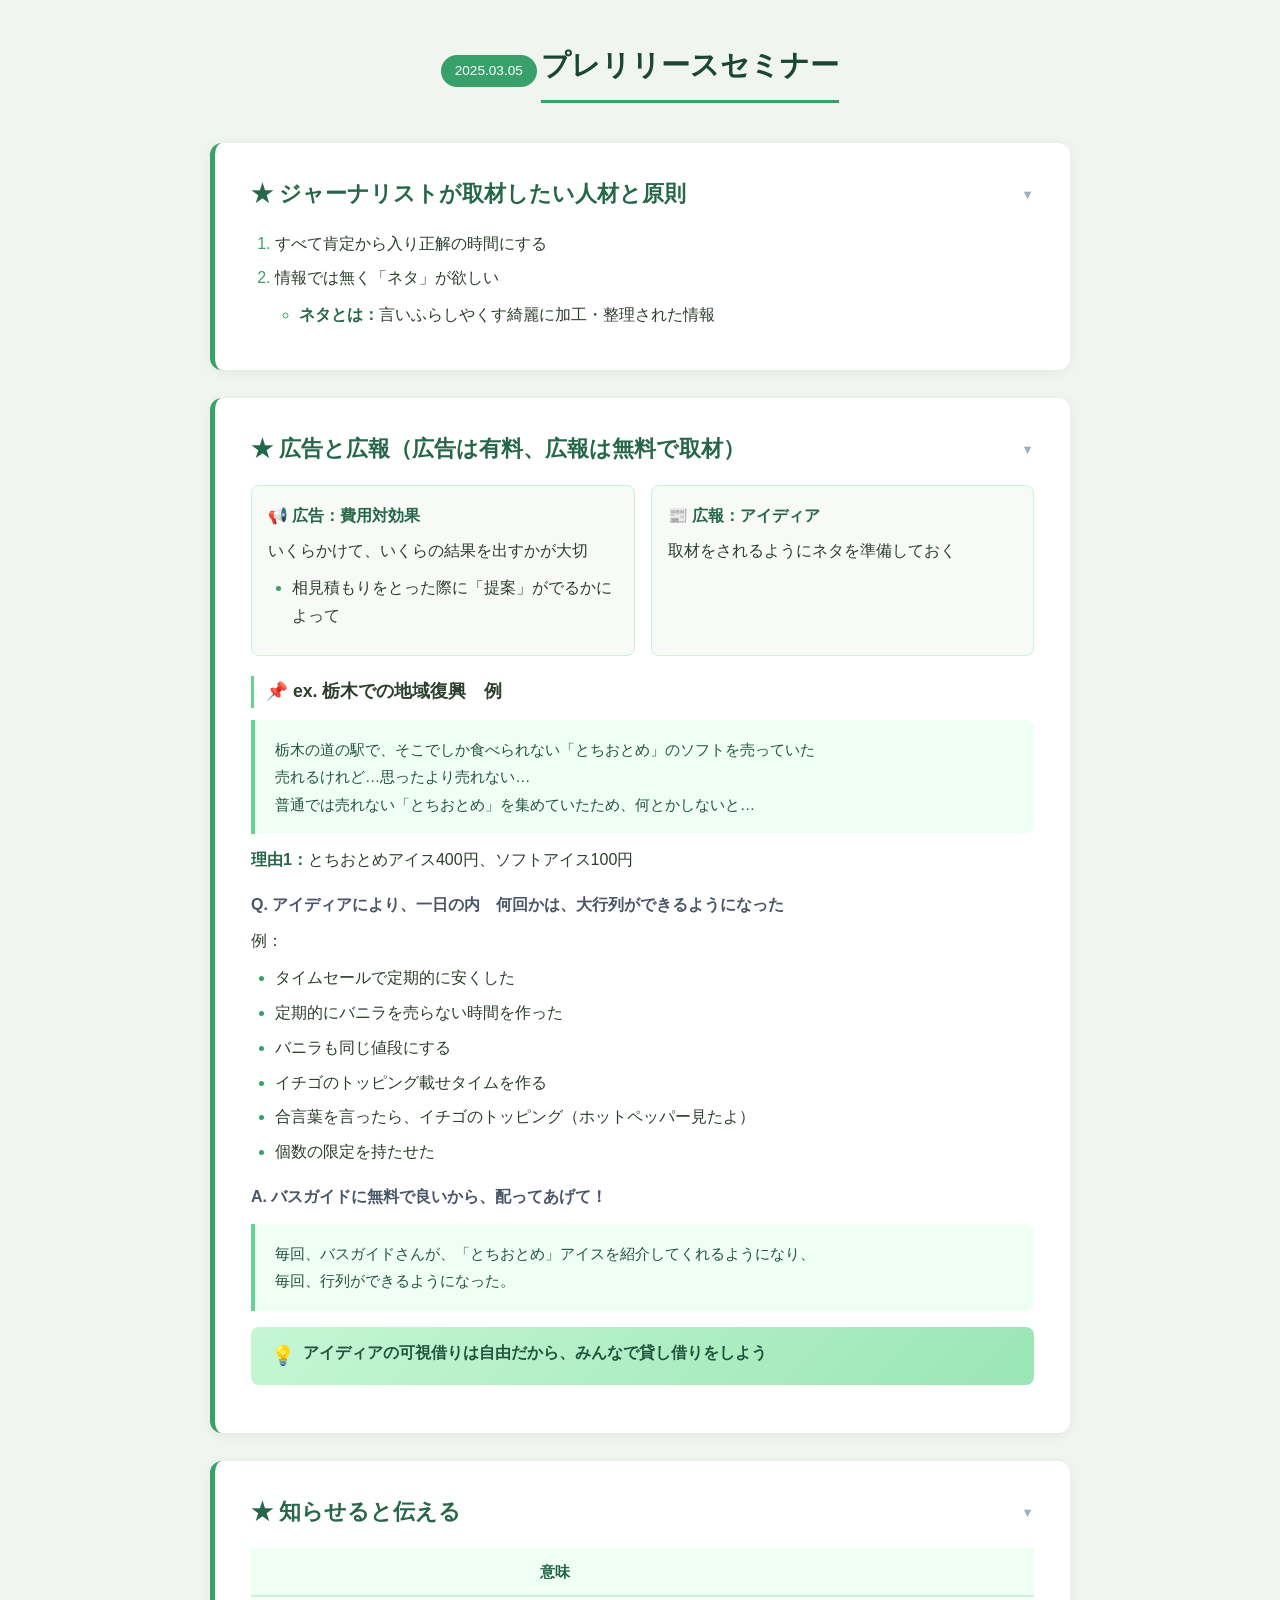
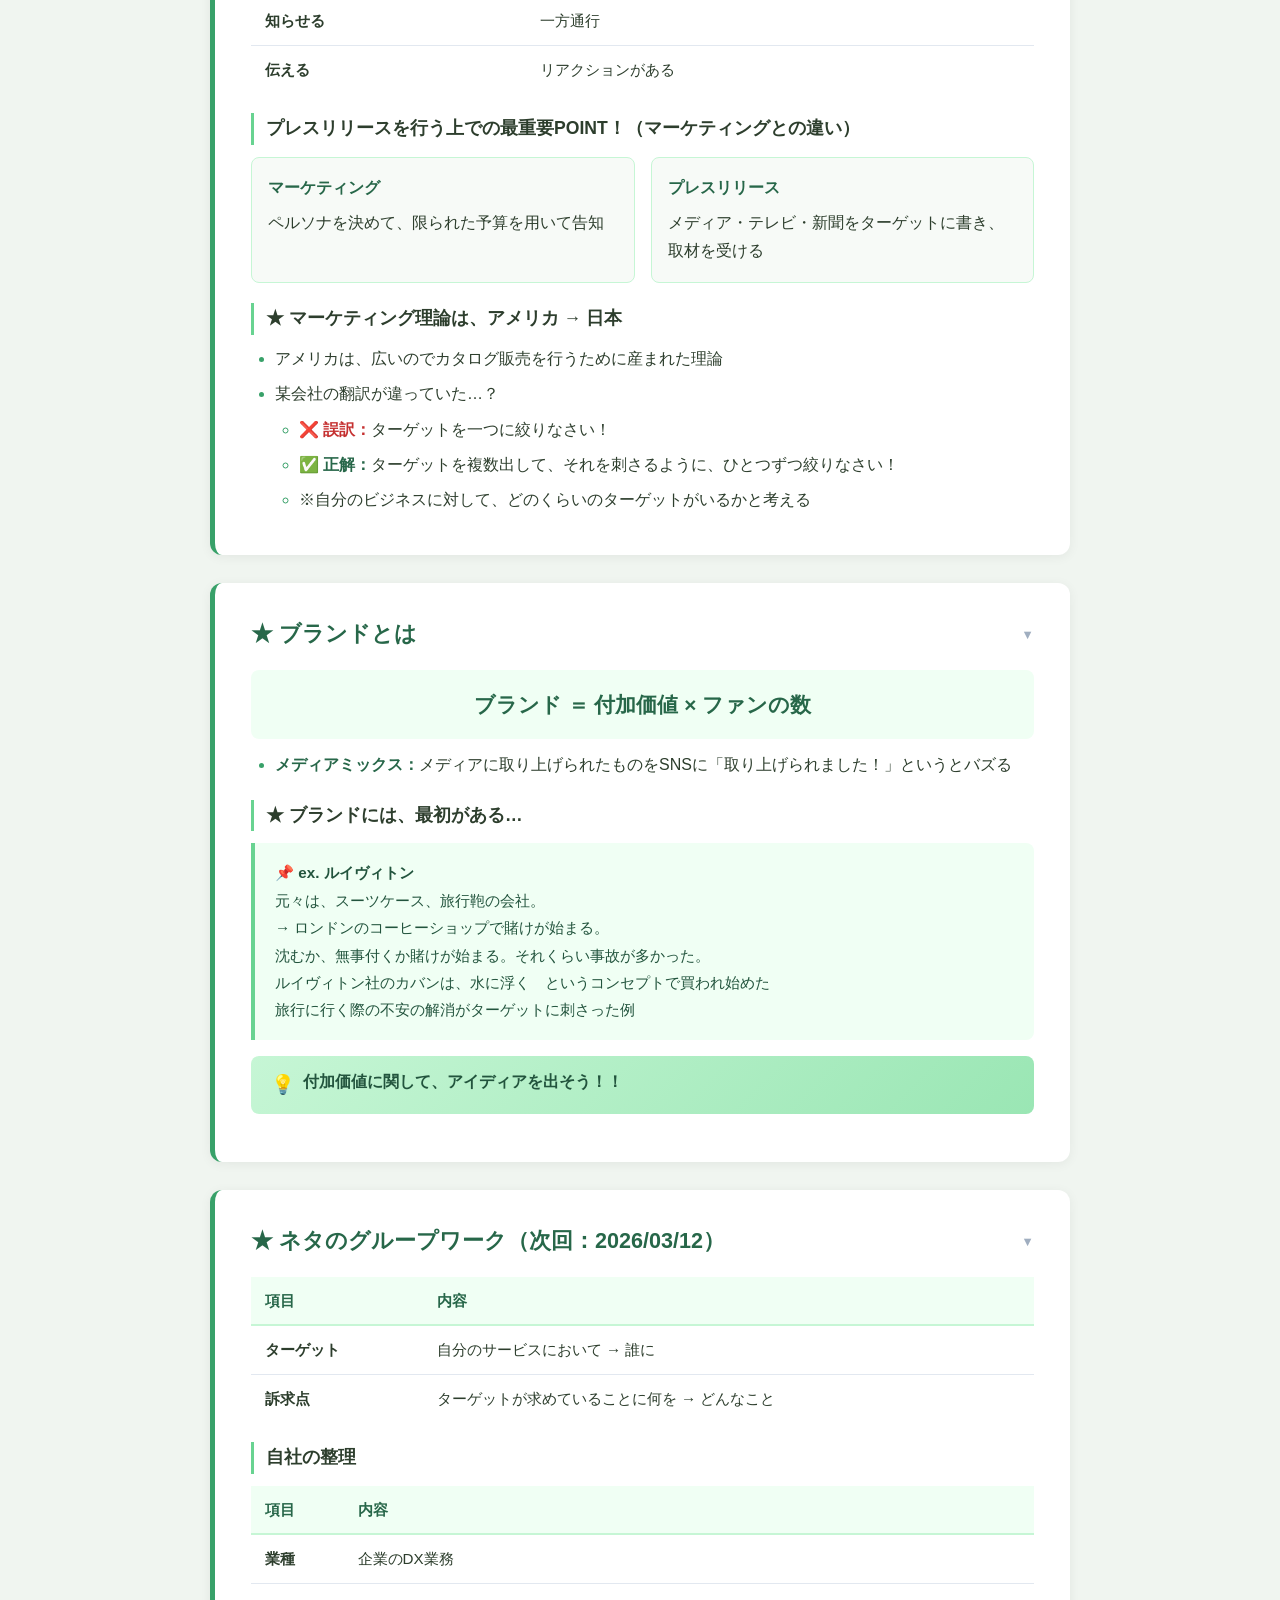
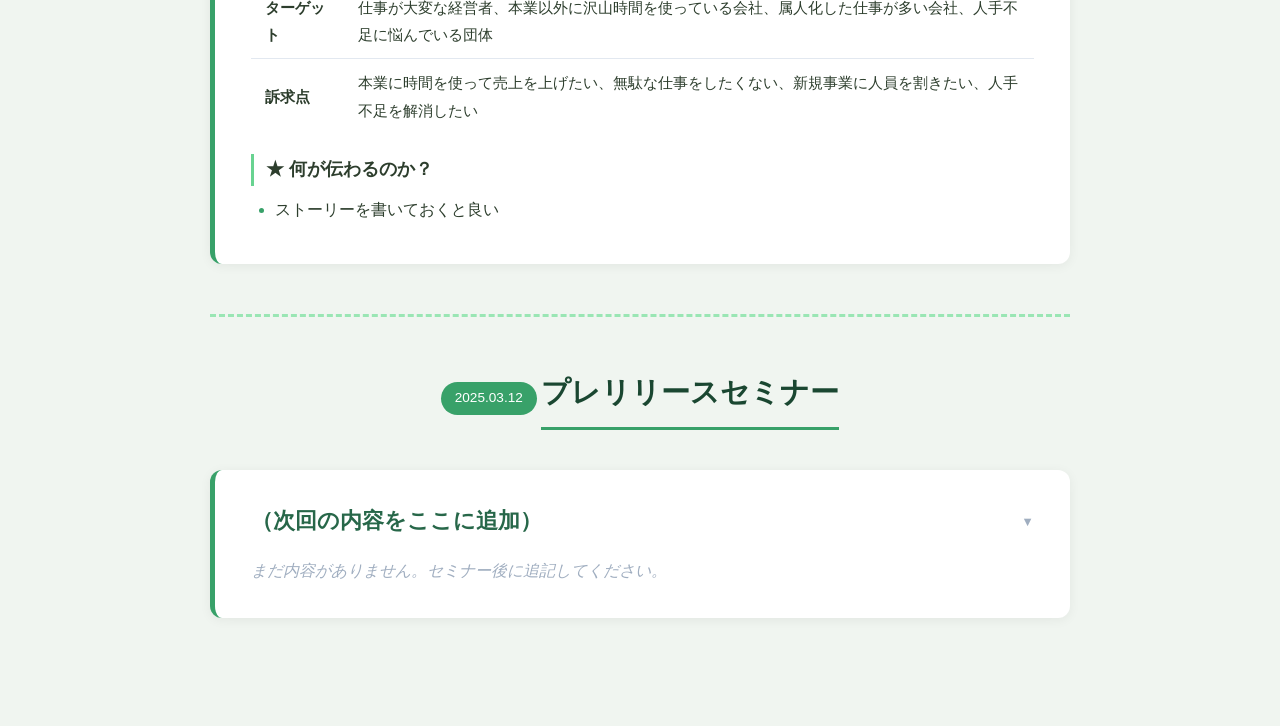
<file: index.html>
<!DOCTYPE html>
<html lang="ja">
<head>
  <meta charset="UTF-8">
  <meta name="viewport" content="width=device-width, initial-scale=1.0">
  <title>プレリリースセミナー ノート</title>
  <link rel="stylesheet" href="course.css">
</head>
<body>
  <div class="container">

    <!-- ==================== Day 1 ==================== -->
    <div class="page-title">
      <span class="date-badge">2025.03.05</span>
      <h1>プレリリースセミナー</h1>
    </div>

    <!-- Section 1 -->
    <div class="section">
      <h2>
        <span>★ ジャーナリストが取材したい人材と原則</span>
        <span class="toggle-icon">▼</span>
      </h2>
      <div class="section-body">
        <ol>
          <li>すべて肯定から入り正解の時間にする</li>
          <li>情報では無く「ネタ」が欲しい
            <ul>
              <li><span class="keyword">ネタとは：</span>言いふらしやくす綺麗に加工・整理された情報</li>
            </ul>
          </li>
        </ol>
      </div>
    </div>

    <!-- Section 2 -->
    <div class="section">
      <h2>
        <span>★ 広告と広報（広告は有料、広報は無料で取材）</span>
        <span class="toggle-icon">▼</span>
      </h2>
      <div class="section-body">
        <div class="compare">
          <div class="compare-item">
            <div class="label">📢 広告：費用対効果</div>
            <p>いくらかけて、いくらの結果を出すかが大切</p>
            <ul><li>相見積もりをとった際に「提案」がでるかによって</li></ul>
          </div>
          <div class="compare-item">
            <div class="label">📰 広報：アイディア</div>
            <p>取材をされるようにネタを準備しておく</p>
          </div>
        </div>

        <h3>📌 ex. 栃木での地域復興　例</h3>
        <blockquote>
          栃木の道の駅で、そこでしか食べられない「とちおとめ」のソフトを売っていた<br>
          売れるけれど…思ったより売れない…<br>
          普通では売れない「とちおとめ」を集めていたため、何とかしないと…
        </blockquote>
        <p><span class="keyword">理由1：</span>とちおとめアイス400円、ソフトアイス100円</p>

        <h4>Q. アイディアにより、一日の内　何回かは、大行列ができるようになった</h4>
        <p>例：</p>
        <ul>
          <li>タイムセールで定期的に安くした</li>
          <li>定期的にバニラを売らない時間を作った</li>
          <li>バニラも同じ値段にする</li>
          <li>イチゴのトッピング載せタイムを作る</li>
          <li>合言葉を言ったら、イチゴのトッピング（ホットペッパー見たよ）</li>
          <li>個数の限定を持たせた</li>
        </ul>

        <h4>A. バスガイドに無料で良いから、配ってあげて！</h4>
        <blockquote>
          毎回、バスガイドさんが、「とちおとめ」アイスを紹介してくれるようになり、<br>
          毎回、行列ができるようになった。
        </blockquote>

        <div class="point">アイディアの可視借りは自由だから、みんなで貸し借りをしよう</div>
      </div>
    </div>

    <!-- Section 3 -->
    <div class="section">
      <h2>
        <span>★ 知らせると伝える</span>
        <span class="toggle-icon">▼</span>
      </h2>
      <div class="section-body">
        <table>
          <thead><tr><th></th><th>意味</th></tr></thead>
          <tbody>
            <tr><td><strong>知らせる</strong></td><td>一方通行</td></tr>
            <tr><td><strong>伝える</strong></td><td>リアクションがある</td></tr>
          </tbody>
        </table>

        <h3>プレスリリースを行う上での最重要POINT！（マーケティングとの違い）</h3>
        <div class="compare">
          <div class="compare-item">
            <div class="label">マーケティング</div>
            <p>ペルソナを決めて、限られた予算を用いて告知</p>
          </div>
          <div class="compare-item">
            <div class="label">プレスリリース</div>
            <p>メディア・テレビ・新聞をターゲットに書き、取材を受ける</p>
          </div>
        </div>

        <h3>★ マーケティング理論は、アメリカ → 日本</h3>
        <ul>
          <li>アメリカは、広いのでカタログ販売を行うために産まれた理論</li>
          <li>某会社の翻訳が違っていた…？
            <ul>
              <li><span class="wrong">❌ 誤訳：</span>ターゲットを一つに絞りなさい！</li>
              <li><span class="correct">✅ 正解：</span>ターゲットを複数出して、それを刺さるように、ひとつずつ絞りなさい！</li>
              <li>※自分のビジネスに対して、どのくらいのターゲットがいるかと考える</li>
            </ul>
          </li>
        </ul>
      </div>
    </div>

    <!-- Section 4 -->
    <div class="section">
      <h2>
        <span>★ ブランドとは</span>
        <span class="toggle-icon">▼</span>
      </h2>
      <div class="section-body">
        <div class="formula">ブランド ＝ 付加価値 × ファンの数</div>

        <ul>
          <li><span class="keyword">メディアミックス：</span>メディアに取り上げられたものをSNSに「取り上げられました！」というとバズる</li>
        </ul>

        <h3>★ ブランドには、最初がある…</h3>
        <blockquote>
          📌 <strong>ex. ルイヴィトン</strong><br>
          元々は、スーツケース、旅行鞄の会社。<br>
          → ロンドンのコーヒーショップで賭けが始まる。<br>
          沈むか、無事付くか賭けが始まる。それくらい事故が多かった。<br>
          ルイヴィトン社のカバンは、水に浮く　というコンセプトで買われ始めた<br>
          旅行に行く際の不安の解消がターゲットに刺さった例
        </blockquote>

        <div class="point">付加価値に関して、アイディアを出そう！！</div>
      </div>
    </div>

    <!-- Section 5 -->
    <div class="section">
      <h2>
        <span>★ ネタのグループワーク（次回：2026/03/12）</span>
        <span class="toggle-icon">▼</span>
      </h2>
      <div class="section-body">
        <table>
          <thead><tr><th>項目</th><th>内容</th></tr></thead>
          <tbody>
            <tr><td><strong>ターゲット</strong></td><td>自分のサービスにおいて → 誰に</td></tr>
            <tr><td><strong>訴求点</strong></td><td>ターゲットが求めていることに何を → どんなこと</td></tr>
          </tbody>
        </table>

        <h3>自社の整理</h3>
        <table>
          <thead><tr><th>項目</th><th>内容</th></tr></thead>
          <tbody>
            <tr><td><strong>業種</strong></td><td>企業のDX業務</td></tr>
            <tr><td><strong>ターゲット</strong></td><td>仕事が大変な経営者、本業以外に沢山時間を使っている会社、属人化した仕事が多い会社、人手不足に悩んでいる団体</td></tr>
            <tr><td><strong>訴求点</strong></td><td>本業に時間を使って売上を上げたい、無駄な仕事をしたくない、新規事業に人員を割きたい、人手不足を解消したい</td></tr>
          </tbody>
        </table>

        <h3>★ 何が伝わるのか？</h3>
        <ul>
          <li>ストーリーを書いておくと良い</li>
        </ul>
      </div>
    </div>

    <!-- ==================== Day 2 ==================== -->
    <hr class="seminar-divider">

    <div class="page-title">
      <span class="date-badge">2025.03.12</span>
      <h1>プレリリースセミナー</h1>
    </div>

    <!-- Placeholder for Day 2 content -->
    <div class="section">
      <h2>
        <span>（次回の内容をここに追加）</span>
        <span class="toggle-icon">▼</span>
      </h2>
      <div class="section-body">
        <p style="color:#a0aec0; font-style:italic;">まだ内容がありません。セミナー後に追記してください。</p>
      </div>
    </div>

  </div>

  <script src="course.js"></script>
</body>
</html>
</file>
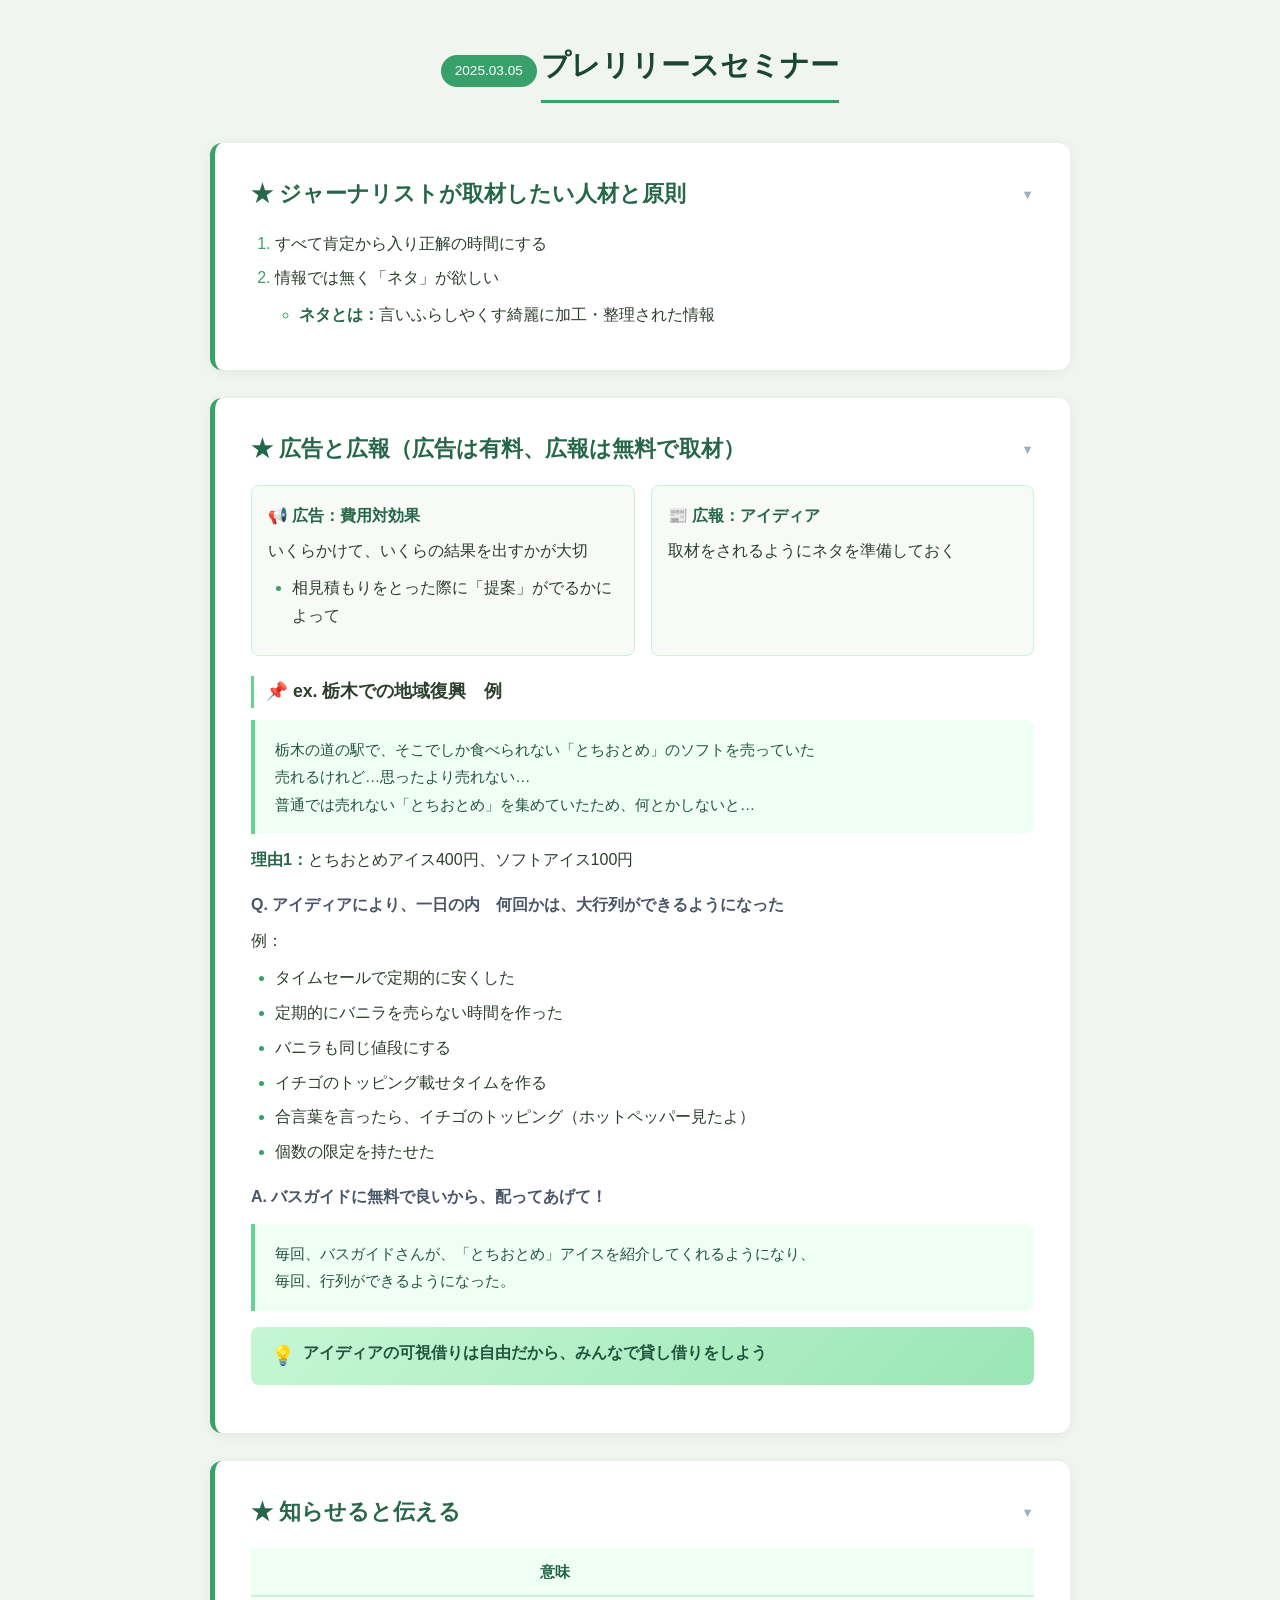
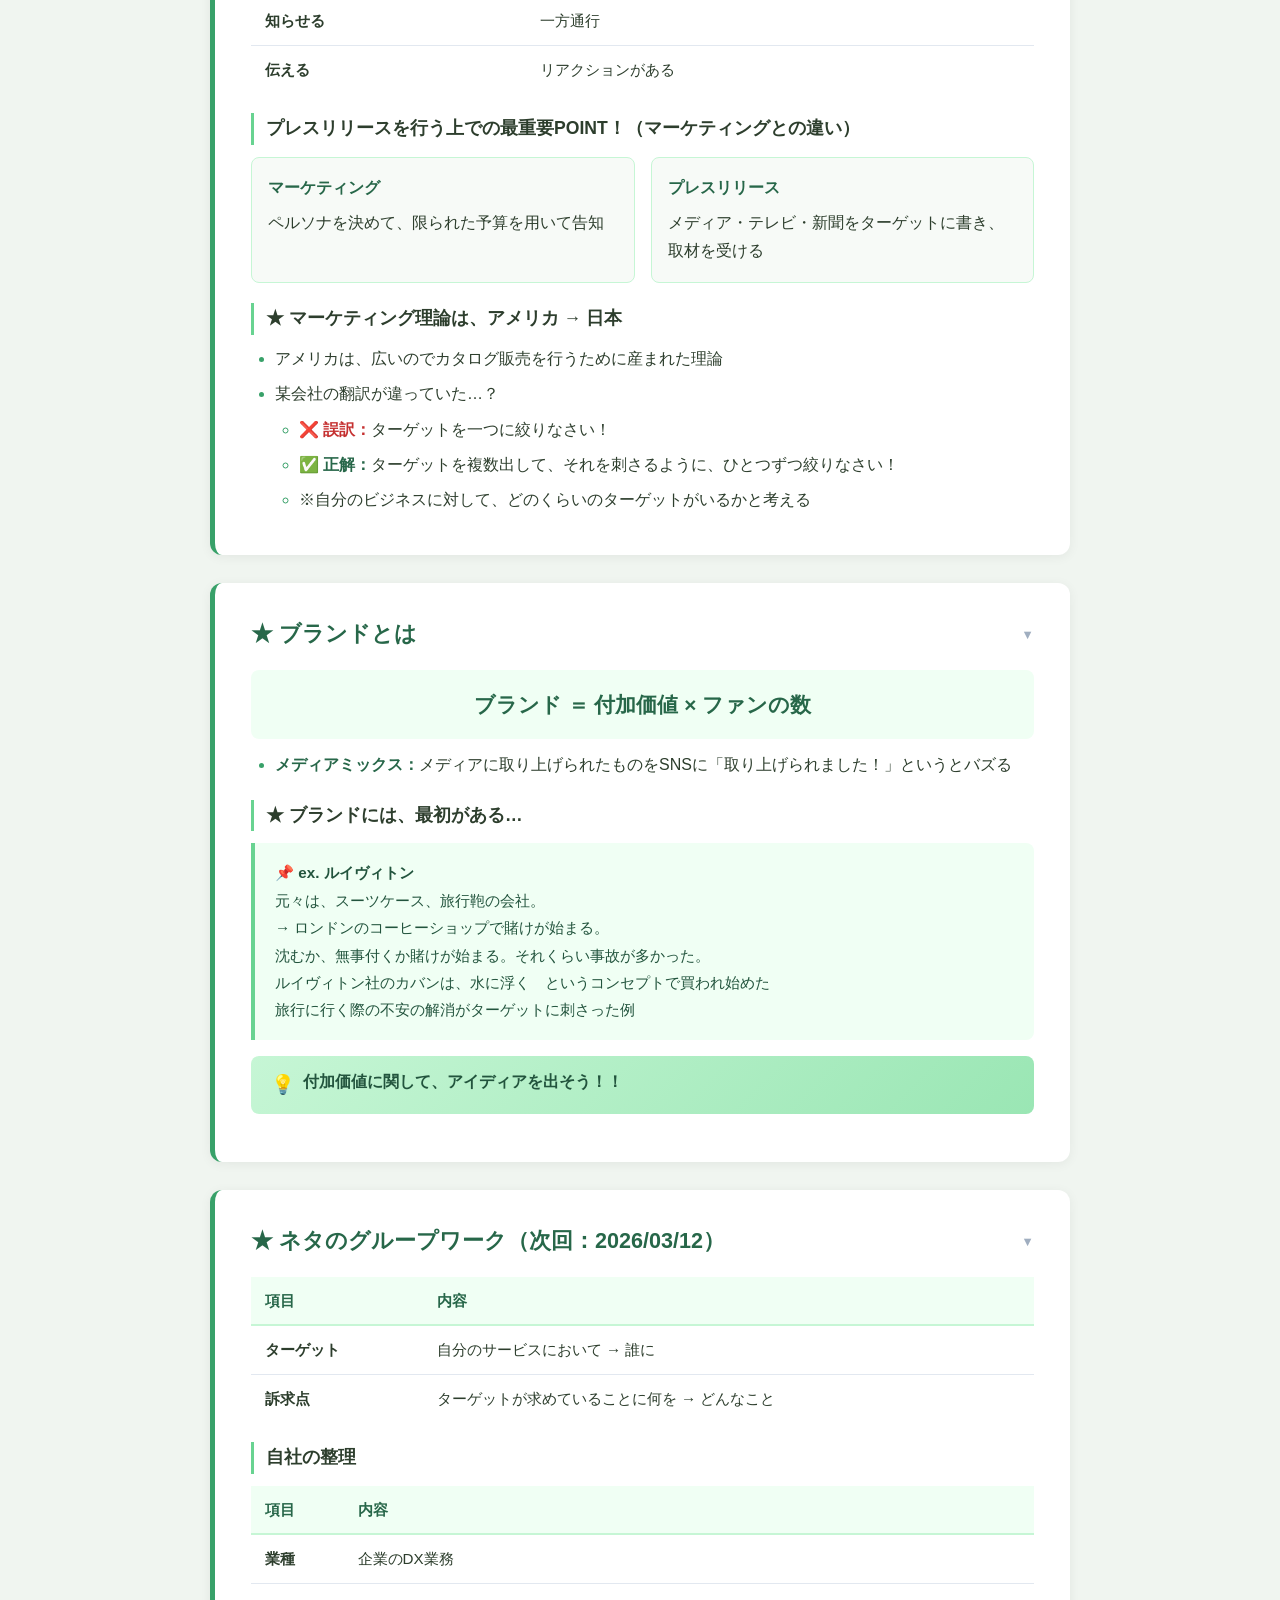
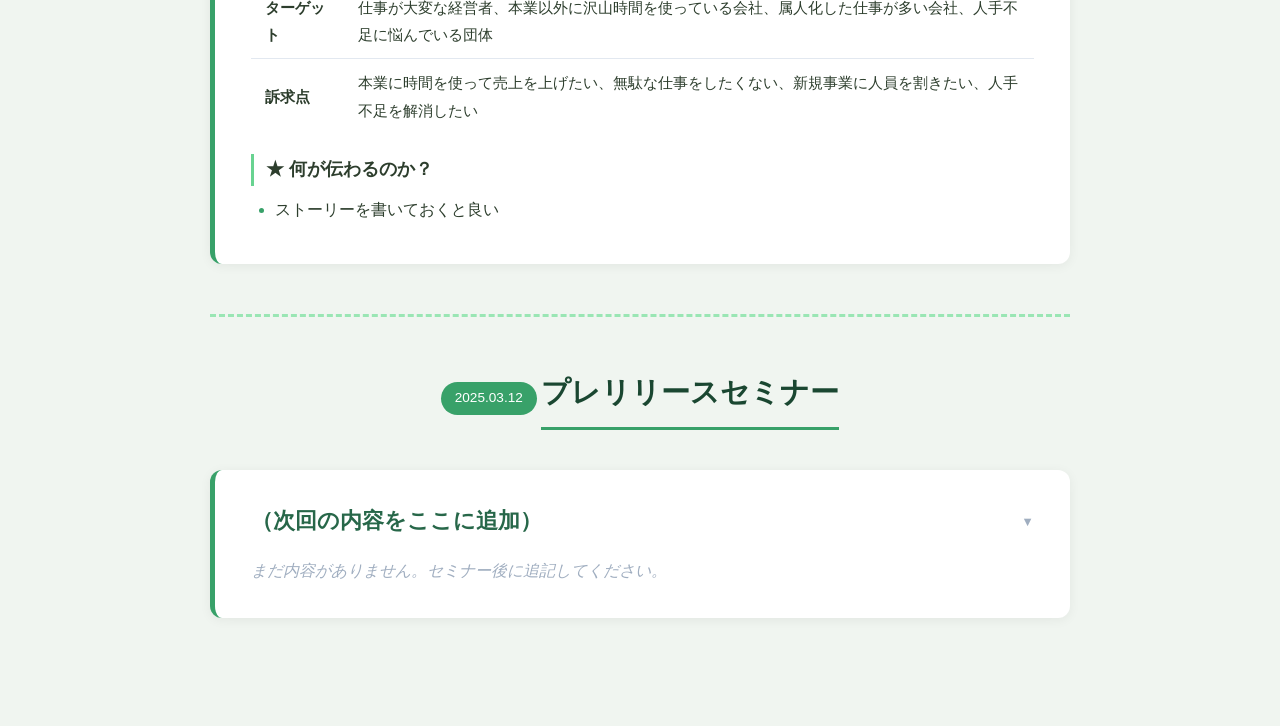
<file: 講義.html>
<!DOCTYPE html>
<html lang="ja">
<head>
  <meta charset="UTF-8">
  <meta name="viewport" content="width=device-width, initial-scale=1.0">
  <title>プレリリースセミナー ノート</title>
  <link rel="stylesheet" href="講義.css">
</head>
<body>
  <div class="container">

    <!-- ==================== Day 1 ==================== -->
    <div class="page-title">
      <span class="date-badge">2025.03.05</span>
      <h1>プレリリースセミナー</h1>
    </div>

    <!-- Section 1 -->
    <div class="section">
      <h2>
        <span>★ ジャーナリストが取材したい人材と原則</span>
        <span class="toggle-icon">▼</span>
      </h2>
      <div class="section-body">
        <ol>
          <li>すべて肯定から入り正解の時間にする</li>
          <li>情報では無く「ネタ」が欲しい
            <ul>
              <li><span class="keyword">ネタとは：</span>言いふらしやくす綺麗に加工・整理された情報</li>
            </ul>
          </li>
        </ol>
      </div>
    </div>

    <!-- Section 2 -->
    <div class="section">
      <h2>
        <span>★ 広告と広報（広告は有料、広報は無料で取材）</span>
        <span class="toggle-icon">▼</span>
      </h2>
      <div class="section-body">
        <div class="compare">
          <div class="compare-item">
            <div class="label">📢 広告：費用対効果</div>
            <p>いくらかけて、いくらの結果を出すかが大切</p>
            <ul><li>相見積もりをとった際に「提案」がでるかによって</li></ul>
          </div>
          <div class="compare-item">
            <div class="label">📰 広報：アイディア</div>
            <p>取材をされるようにネタを準備しておく</p>
          </div>
        </div>

        <h3>📌 ex. 栃木での地域復興　例</h3>
        <blockquote>
          栃木の道の駅で、そこでしか食べられない「とちおとめ」のソフトを売っていた<br>
          売れるけれど…思ったより売れない…<br>
          普通では売れない「とちおとめ」を集めていたため、何とかしないと…
        </blockquote>
        <p><span class="keyword">理由1：</span>とちおとめアイス400円、ソフトアイス100円</p>

        <h4>Q. アイディアにより、一日の内　何回かは、大行列ができるようになった</h4>
        <p>例：</p>
        <ul>
          <li>タイムセールで定期的に安くした</li>
          <li>定期的にバニラを売らない時間を作った</li>
          <li>バニラも同じ値段にする</li>
          <li>イチゴのトッピング載せタイムを作る</li>
          <li>合言葉を言ったら、イチゴのトッピング（ホットペッパー見たよ）</li>
          <li>個数の限定を持たせた</li>
        </ul>

        <h4>A. バスガイドに無料で良いから、配ってあげて！</h4>
        <blockquote>
          毎回、バスガイドさんが、「とちおとめ」アイスを紹介してくれるようになり、<br>
          毎回、行列ができるようになった。
        </blockquote>

        <div class="point">アイディアの可視借りは自由だから、みんなで貸し借りをしよう</div>
      </div>
    </div>

    <!-- Section 3 -->
    <div class="section">
      <h2>
        <span>★ 知らせると伝える</span>
        <span class="toggle-icon">▼</span>
      </h2>
      <div class="section-body">
        <table>
          <thead><tr><th></th><th>意味</th></tr></thead>
          <tbody>
            <tr><td><strong>知らせる</strong></td><td>一方通行</td></tr>
            <tr><td><strong>伝える</strong></td><td>リアクションがある</td></tr>
          </tbody>
        </table>

        <h3>プレスリリースを行う上での最重要POINT！（マーケティングとの違い）</h3>
        <div class="compare">
          <div class="compare-item">
            <div class="label">マーケティング</div>
            <p>ペルソナを決めて、限られた予算を用いて告知</p>
          </div>
          <div class="compare-item">
            <div class="label">プレスリリース</div>
            <p>メディア・テレビ・新聞をターゲットに書き、取材を受ける</p>
          </div>
        </div>

        <h3>★ マーケティング理論は、アメリカ → 日本</h3>
        <ul>
          <li>アメリカは、広いのでカタログ販売を行うために産まれた理論</li>
          <li>某会社の翻訳が違っていた…？
            <ul>
              <li><span class="wrong">❌ 誤訳：</span>ターゲットを一つに絞りなさい！</li>
              <li><span class="correct">✅ 正解：</span>ターゲットを複数出して、それを刺さるように、ひとつずつ絞りなさい！</li>
              <li>※自分のビジネスに対して、どのくらいのターゲットがいるかと考える</li>
            </ul>
          </li>
        </ul>
      </div>
    </div>

    <!-- Section 4 -->
    <div class="section">
      <h2>
        <span>★ ブランドとは</span>
        <span class="toggle-icon">▼</span>
      </h2>
      <div class="section-body">
        <div class="formula">ブランド ＝ 付加価値 × ファンの数</div>

        <ul>
          <li><span class="keyword">メディアミックス：</span>メディアに取り上げられたものをSNSに「取り上げられました！」というとバズる</li>
        </ul>

        <h3>★ ブランドには、最初がある…</h3>
        <blockquote>
          📌 <strong>ex. ルイヴィトン</strong><br>
          元々は、スーツケース、旅行鞄の会社。<br>
          → ロンドンのコーヒーショップで賭けが始まる。<br>
          沈むか、無事付くか賭けが始まる。それくらい事故が多かった。<br>
          ルイヴィトン社のカバンは、水に浮く　というコンセプトで買われ始めた<br>
          旅行に行く際の不安の解消がターゲットに刺さった例
        </blockquote>

        <div class="point">付加価値に関して、アイディアを出そう！！</div>
      </div>
    </div>

    <!-- Section 5 -->
    <div class="section">
      <h2>
        <span>★ ネタのグループワーク（次回：2026/03/12）</span>
        <span class="toggle-icon">▼</span>
      </h2>
      <div class="section-body">
        <table>
          <thead><tr><th>項目</th><th>内容</th></tr></thead>
          <tbody>
            <tr><td><strong>ターゲット</strong></td><td>自分のサービスにおいて → 誰に</td></tr>
            <tr><td><strong>訴求点</strong></td><td>ターゲットが求めていることに何を → どんなこと</td></tr>
          </tbody>
        </table>

        <h3>自社の整理</h3>
        <table>
          <thead><tr><th>項目</th><th>内容</th></tr></thead>
          <tbody>
            <tr><td><strong>業種</strong></td><td>企業のDX業務</td></tr>
            <tr><td><strong>ターゲット</strong></td><td>仕事が大変な経営者、本業以外に沢山時間を使っている会社、属人化した仕事が多い会社、人手不足に悩んでいる団体</td></tr>
            <tr><td><strong>訴求点</strong></td><td>本業に時間を使って売上を上げたい、無駄な仕事をしたくない、新規事業に人員を割きたい、人手不足を解消したい</td></tr>
          </tbody>
        </table>

        <h3>★ 何が伝わるのか？</h3>
        <ul>
          <li>ストーリーを書いておくと良い</li>
        </ul>
      </div>
    </div>

    <!-- ==================== Day 2 ==================== -->
    <hr class="seminar-divider">

    <div class="page-title">
      <span class="date-badge">2025.03.12</span>
      <h1>プレリリースセミナー</h1>
    </div>

    <!-- Placeholder for Day 2 content -->
    <div class="section">
      <h2>
        <span>（次回の内容をここに追加）</span>
        <span class="toggle-icon">▼</span>
      </h2>
      <div class="section-body">
        <p style="color:#a0aec0; font-style:italic;">まだ内容がありません。セミナー後に追記してください。</p>
      </div>
    </div>

  </div>

  <script src="講義.js"></script>
</body>
</html>
</file>
<file: course.css>
/* ===== Base ===== */
*, *::before, *::after { box-sizing: border-box; margin: 0; padding: 0; }

body {
  font-family: "Hiragino Kaku Gothic ProN", "Meiryo", "Noto Sans JP", sans-serif;
  background: #f0f5f0;
  color: #2d3e2d;
  line-height: 1.8;
  padding: 40px 20px 80px;
}

/* ===== Layout ===== */
.container {
  max-width: 860px;
  margin: 0 auto;
}

/* ===== Page Title ===== */
.page-title {
  text-align: center;
  margin-bottom: 40px;
}
.page-title h1 {
  font-size: 1.8rem;
  color: #1a4731;
  border-bottom: 3px solid #38a169;
  display: inline-block;
  padding-bottom: 8px;
}
.page-title .date-badge {
  display: inline-block;
  background: #38a169;
  color: #fff;
  font-size: 0.85rem;
  padding: 4px 14px;
  border-radius: 20px;
  margin-bottom: 10px;
}

/* ===== Section Card ===== */
.section {
  background: #fff;
  border-radius: 12px;
  box-shadow: 0 2px 12px rgba(0,0,0,0.06);
  padding: 32px 36px;
  margin-bottom: 28px;
  border-left: 5px solid #38a169;
  transition: transform 0.2s, box-shadow 0.2s;
}
.section:hover {
  transform: translateY(-2px);
  box-shadow: 0 6px 20px rgba(0,0,0,0.1);
}
.section h2 {
  font-size: 1.35rem;
  color: #276749;
  margin-bottom: 16px;
  display: flex;
  align-items: center;
  gap: 8px;
  cursor: pointer;
  user-select: none;
}
.section h2 .toggle-icon {
  font-size: 0.8rem;
  transition: transform 0.3s;
  margin-left: auto;
  color: #a0aec0;
}
.section h2 .toggle-icon.collapsed {
  transform: rotate(-90deg);
}
.section h3 {
  font-size: 1.1rem;
  color: #2d3e2d;
  margin: 20px 0 10px;
  padding-left: 12px;
  border-left: 3px solid #68d391;
}
.section h4 {
  font-size: 1rem;
  color: #4a5568;
  margin: 16px 0 8px;
}
.section-body {
  overflow: hidden;
  transition: max-height 0.4s ease;
}

/* ===== Lists ===== */
ol, ul {
  padding-left: 24px;
  margin: 8px 0;
}
li {
  margin-bottom: 6px;
}
li::marker {
  color: #38a169;
}

/* ===== Blockquote ===== */
blockquote {
  background: #f0fff4;
  border-left: 4px solid #68d391;
  padding: 16px 20px;
  border-radius: 0 8px 8px 0;
  margin: 12px 0;
  font-size: 0.95rem;
  color: #22543d;
}

/* ===== Table ===== */
table {
  width: 100%;
  border-collapse: collapse;
  margin: 12px 0;
  font-size: 0.95rem;
}
th {
  background: #f0fff4;
  color: #276749;
  text-align: left;
  padding: 10px 14px;
  border-bottom: 2px solid #c6f6d5;
}
td {
  padding: 10px 14px;
  border-bottom: 1px solid #e2e8f0;
}
tr:last-child td {
  border-bottom: none;
}

/* ===== POINT badge ===== */
.point {
  background: linear-gradient(135deg, #c6f6d5, #9ae6b4);
  color: #22543d;
  padding: 12px 20px;
  border-radius: 8px;
  margin: 16px 0;
  font-weight: bold;
  display: flex;
  align-items: flex-start;
  gap: 8px;
}
.point::before {
  content: "💡";
  font-size: 1.2rem;
  flex-shrink: 0;
}

/* ===== Keyword ===== */
.keyword {
  font-weight: bold;
  color: #276749;
}

/* ===== Comparison Row ===== */
.compare {
  display: grid;
  grid-template-columns: 1fr 1fr;
  gap: 16px;
  margin: 12px 0;
}
.compare-item {
  background: #f7faf7;
  border-radius: 8px;
  padding: 16px;
  border: 1px solid #c6f6d5;
}
.compare-item .label {
  font-weight: bold;
  color: #276749;
  margin-bottom: 6px;
}

/* ===== Correct / Wrong ===== */
.wrong {
  color: #c53030;
  font-weight: bold;
}
.correct {
  color: #276749;
  font-weight: bold;
}

/* ===== Formula ===== */
.formula {
  text-align: center;
  font-size: 1.3rem;
  font-weight: bold;
  color: #276749;
  background: #f0fff4;
  padding: 16px;
  border-radius: 8px;
  margin: 12px 0;
}

/* ===== Divider between seminars ===== */
.seminar-divider {
  border: none;
  border-top: 3px dashed #9ae6b4;
  margin: 50px 0;
}

/* ===== Responsive ===== */
@media (max-width: 600px) {
  body { padding: 20px 12px 60px; }
  .section { padding: 20px 18px; }
  .compare { grid-template-columns: 1fr; }
  .page-title h1 { font-size: 1.4rem; }
}
</file>
<file: 講義.css>
/* ===== Base ===== */
*, *::before, *::after { box-sizing: border-box; margin: 0; padding: 0; }

body {
  font-family: "Hiragino Kaku Gothic ProN", "Meiryo", "Noto Sans JP", sans-serif;
  background: #f0f5f0;
  color: #2d3e2d;
  line-height: 1.8;
  padding: 40px 20px 80px;
}

/* ===== Layout ===== */
.container {
  max-width: 860px;
  margin: 0 auto;
}

/* ===== Page Title ===== */
.page-title {
  text-align: center;
  margin-bottom: 40px;
}
.page-title h1 {
  font-size: 1.8rem;
  color: #1a4731;
  border-bottom: 3px solid #38a169;
  display: inline-block;
  padding-bottom: 8px;
}
.page-title .date-badge {
  display: inline-block;
  background: #38a169;
  color: #fff;
  font-size: 0.85rem;
  padding: 4px 14px;
  border-radius: 20px;
  margin-bottom: 10px;
}

/* ===== Section Card ===== */
.section {
  background: #fff;
  border-radius: 12px;
  box-shadow: 0 2px 12px rgba(0,0,0,0.06);
  padding: 32px 36px;
  margin-bottom: 28px;
  border-left: 5px solid #38a169;
  transition: transform 0.2s, box-shadow 0.2s;
}
.section:hover {
  transform: translateY(-2px);
  box-shadow: 0 6px 20px rgba(0,0,0,0.1);
}
.section h2 {
  font-size: 1.35rem;
  color: #276749;
  margin-bottom: 16px;
  display: flex;
  align-items: center;
  gap: 8px;
  cursor: pointer;
  user-select: none;
}
.section h2 .toggle-icon {
  font-size: 0.8rem;
  transition: transform 0.3s;
  margin-left: auto;
  color: #a0aec0;
}
.section h2 .toggle-icon.collapsed {
  transform: rotate(-90deg);
}
.section h3 {
  font-size: 1.1rem;
  color: #2d3e2d;
  margin: 20px 0 10px;
  padding-left: 12px;
  border-left: 3px solid #68d391;
}
.section h4 {
  font-size: 1rem;
  color: #4a5568;
  margin: 16px 0 8px;
}
.section-body {
  overflow: hidden;
  transition: max-height 0.4s ease;
}

/* ===== Lists ===== */
ol, ul {
  padding-left: 24px;
  margin: 8px 0;
}
li {
  margin-bottom: 6px;
}
li::marker {
  color: #38a169;
}

/* ===== Blockquote ===== */
blockquote {
  background: #f0fff4;
  border-left: 4px solid #68d391;
  padding: 16px 20px;
  border-radius: 0 8px 8px 0;
  margin: 12px 0;
  font-size: 0.95rem;
  color: #22543d;
}

/* ===== Table ===== */
table {
  width: 100%;
  border-collapse: collapse;
  margin: 12px 0;
  font-size: 0.95rem;
}
th {
  background: #f0fff4;
  color: #276749;
  text-align: left;
  padding: 10px 14px;
  border-bottom: 2px solid #c6f6d5;
}
td {
  padding: 10px 14px;
  border-bottom: 1px solid #e2e8f0;
}
tr:last-child td {
  border-bottom: none;
}

/* ===== POINT badge ===== */
.point {
  background: linear-gradient(135deg, #c6f6d5, #9ae6b4);
  color: #22543d;
  padding: 12px 20px;
  border-radius: 8px;
  margin: 16px 0;
  font-weight: bold;
  display: flex;
  align-items: flex-start;
  gap: 8px;
}
.point::before {
  content: "💡";
  font-size: 1.2rem;
  flex-shrink: 0;
}

/* ===== Keyword ===== */
.keyword {
  font-weight: bold;
  color: #276749;
}

/* ===== Comparison Row ===== */
.compare {
  display: grid;
  grid-template-columns: 1fr 1fr;
  gap: 16px;
  margin: 12px 0;
}
.compare-item {
  background: #f7faf7;
  border-radius: 8px;
  padding: 16px;
  border: 1px solid #c6f6d5;
}
.compare-item .label {
  font-weight: bold;
  color: #276749;
  margin-bottom: 6px;
}

/* ===== Correct / Wrong ===== */
.wrong {
  color: #c53030;
  font-weight: bold;
}
.correct {
  color: #276749;
  font-weight: bold;
}

/* ===== Formula ===== */
.formula {
  text-align: center;
  font-size: 1.3rem;
  font-weight: bold;
  color: #276749;
  background: #f0fff4;
  padding: 16px;
  border-radius: 8px;
  margin: 12px 0;
}

/* ===== Divider between seminars ===== */
.seminar-divider {
  border: none;
  border-top: 3px dashed #9ae6b4;
  margin: 50px 0;
}

/* ===== Responsive ===== */
@media (max-width: 600px) {
  body { padding: 20px 12px 60px; }
  .section { padding: 20px 18px; }
  .compare { grid-template-columns: 1fr; }
  .page-title h1 { font-size: 1.4rem; }
}
</file>
